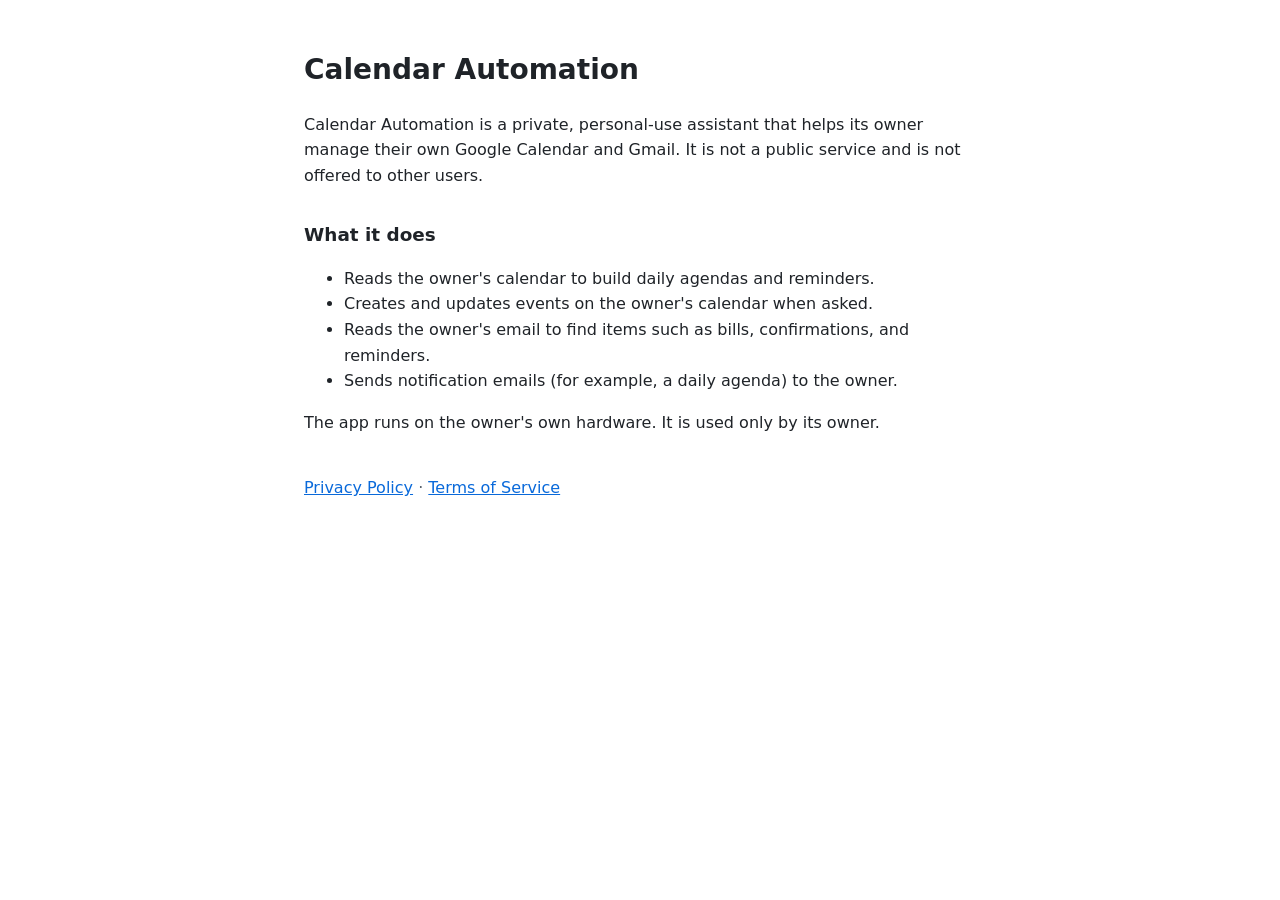
<file: index.html>
<!doctype html>
<html lang="en">
<head>
  <meta charset="utf-8">
  <meta name="viewport" content="width=device-width, initial-scale=1">
  <title>Calendar Automation</title>
  <link rel="stylesheet" href="style.css">
</head>
<body>
  <main>
    <h1>Calendar Automation</h1>
    <p>Calendar Automation is a private, personal-use assistant that helps its owner manage their own
      Google Calendar and Gmail. It is not a public service and is not offered to other users.</p>

    <h2>What it does</h2>
    <ul>
      <li>Reads the owner's calendar to build daily agendas and reminders.</li>
      <li>Creates and updates events on the owner's calendar when asked.</li>
      <li>Reads the owner's email to find items such as bills, confirmations, and reminders.</li>
      <li>Sends notification emails (for example, a daily agenda) to the owner.</li>
    </ul>

    <p>The app runs on the owner's own hardware. It is used only by its owner.</p>

    <nav>
      <a href="privacy.html">Privacy Policy</a> ·
      <a href="terms.html">Terms of Service</a>
    </nav>
  </main>
</body>
</html>
</file>
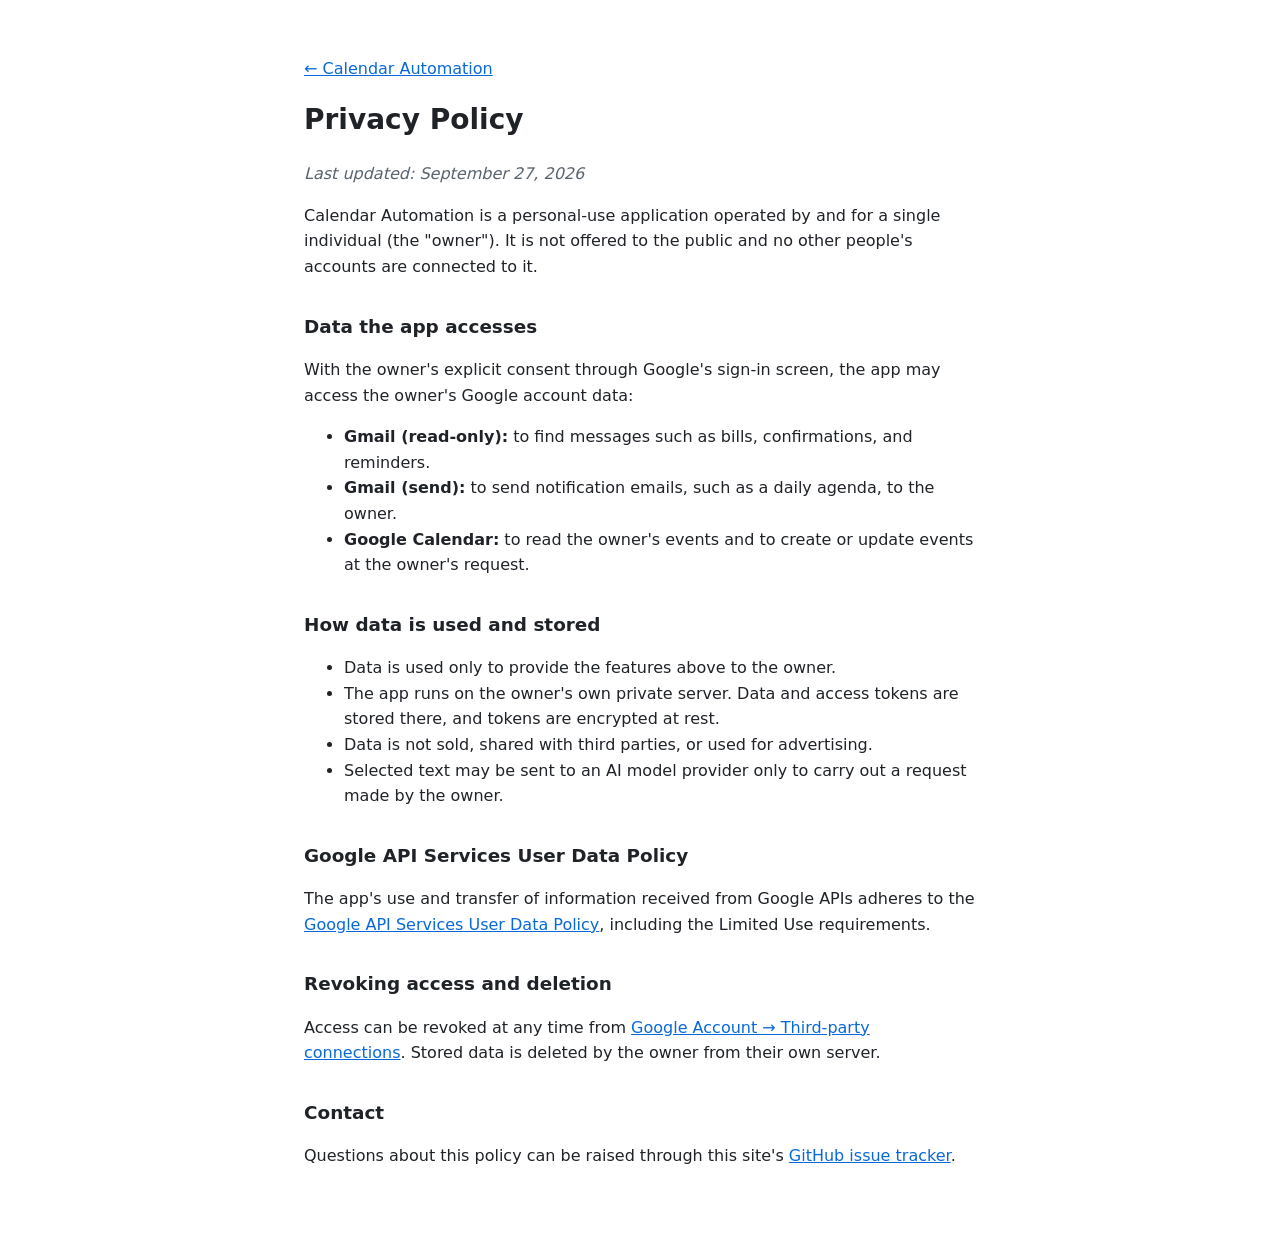
<file: privacy.html>
<!doctype html>
<html lang="en">
<head>
  <meta charset="utf-8">
  <meta name="viewport" content="width=device-width, initial-scale=1">
  <title>Privacy Policy · Calendar Automation</title>
  <link rel="stylesheet" href="style.css">
</head>
<body>
  <main>
    <p><a href="index.html">← Calendar Automation</a></p>
    <h1>Privacy Policy</h1>
    <p><em>Last updated: September 27, 2026</em></p>

    <p>Calendar Automation is a personal-use application operated by and for a single individual (the
      "owner"). It is not offered to the public and no other people's accounts are connected to it.</p>

    <h2>Data the app accesses</h2>
    <p>With the owner's explicit consent through Google's sign-in screen, the app may access the
      owner's Google account data:</p>
    <ul>
      <li><strong>Gmail (read-only):</strong> to find messages such as bills, confirmations, and reminders.</li>
      <li><strong>Gmail (send):</strong> to send notification emails, such as a daily agenda, to the owner.</li>
      <li><strong>Google Calendar:</strong> to read the owner's events and to create or update events at the owner's request.</li>
    </ul>

    <h2>How data is used and stored</h2>
    <ul>
      <li>Data is used only to provide the features above to the owner.</li>
      <li>The app runs on the owner's own private server. Data and access tokens are stored there, and
        tokens are encrypted at rest.</li>
      <li>Data is not sold, shared with third parties, or used for advertising.</li>
      <li>Selected text may be sent to an AI model provider only to carry out a request made by the owner.</li>
    </ul>

    <h2>Google API Services User Data Policy</h2>
    <p>The app's use and transfer of information received from Google APIs adheres to the
      <a href="https://developers.google.com/terms/api-services-user-data-policy">Google API Services User
      Data Policy</a>, including the Limited Use requirements.</p>

    <h2>Revoking access and deletion</h2>
    <p>Access can be revoked at any time from
      <a href="https://myaccount.google.com/permissions">Google Account → Third-party connections</a>.
      Stored data is deleted by the owner from their own server.</p>

    <h2>Contact</h2>
    <p>Questions about this policy can be raised through this site's
      <a href="https://github.com/zkelfer/zkelfer.github.io/issues">GitHub issue tracker</a>.</p>
  </main>
</body>
</html>
</file>
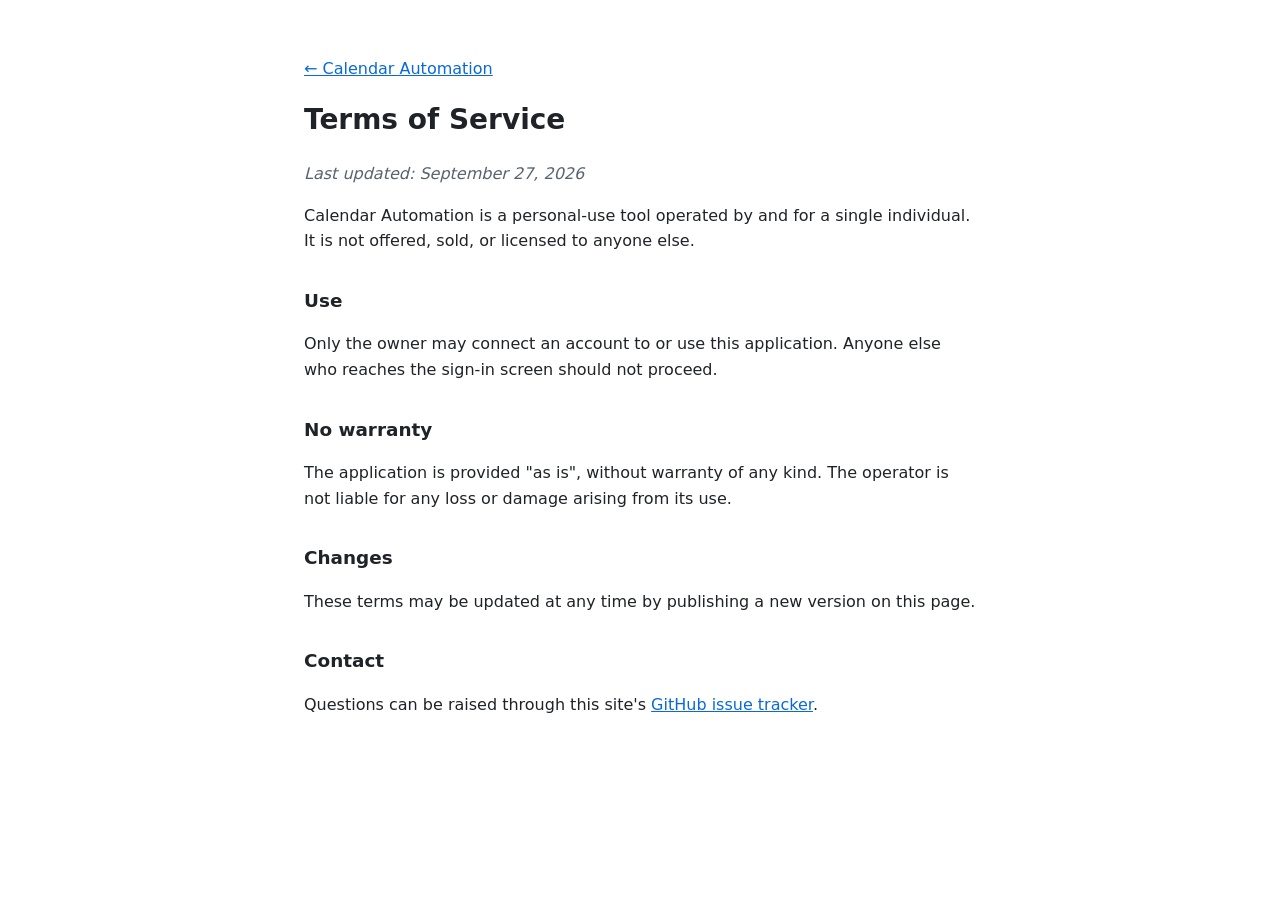
<file: terms.html>
<!doctype html>
<html lang="en">
<head>
  <meta charset="utf-8">
  <meta name="viewport" content="width=device-width, initial-scale=1">
  <title>Terms of Service · Calendar Automation</title>
  <link rel="stylesheet" href="style.css">
</head>
<body>
  <main>
    <p><a href="index.html">← Calendar Automation</a></p>
    <h1>Terms of Service</h1>
    <p><em>Last updated: September 27, 2026</em></p>

    <p>Calendar Automation is a personal-use tool operated by and for a single individual. It is not
      offered, sold, or licensed to anyone else.</p>

    <h2>Use</h2>
    <p>Only the owner may connect an account to or use this application. Anyone else who reaches the
      sign-in screen should not proceed.</p>

    <h2>No warranty</h2>
    <p>The application is provided "as is", without warranty of any kind. The operator is not liable
      for any loss or damage arising from its use.</p>

    <h2>Changes</h2>
    <p>These terms may be updated at any time by publishing a new version on this page.</p>

    <h2>Contact</h2>
    <p>Questions can be raised through this site's
      <a href="https://github.com/zkelfer/zkelfer.github.io/issues">GitHub issue tracker</a>.</p>
  </main>
</body>
</html>
</file>
<file: style.css>
:root {
  --bg: #ffffff;
  --fg: #1f2328;
  --muted: #59636e;
  --link: #0969da;
}
@media (prefers-color-scheme: dark) {
  :root {
    --bg: #0d1117;
    --fg: #e6edf3;
    --muted: #9198a1;
    --link: #4493f8;
  }
}
body {
  margin: 0;
  background: var(--bg);
  color: var(--fg);
  font: 16px/1.6 system-ui, -apple-system, "Segoe UI", sans-serif;
}
main {
  max-width: 42rem;
  margin: 0 auto;
  padding: 2.5rem 1rem 4rem;
}
h1 { font-size: 1.75rem; margin-top: 0.5rem; }
h2 { font-size: 1.15rem; margin-top: 2rem; }
em, nav { color: var(--muted); }
a { color: var(--link); }
nav { margin-top: 2.5rem; }
</file>
